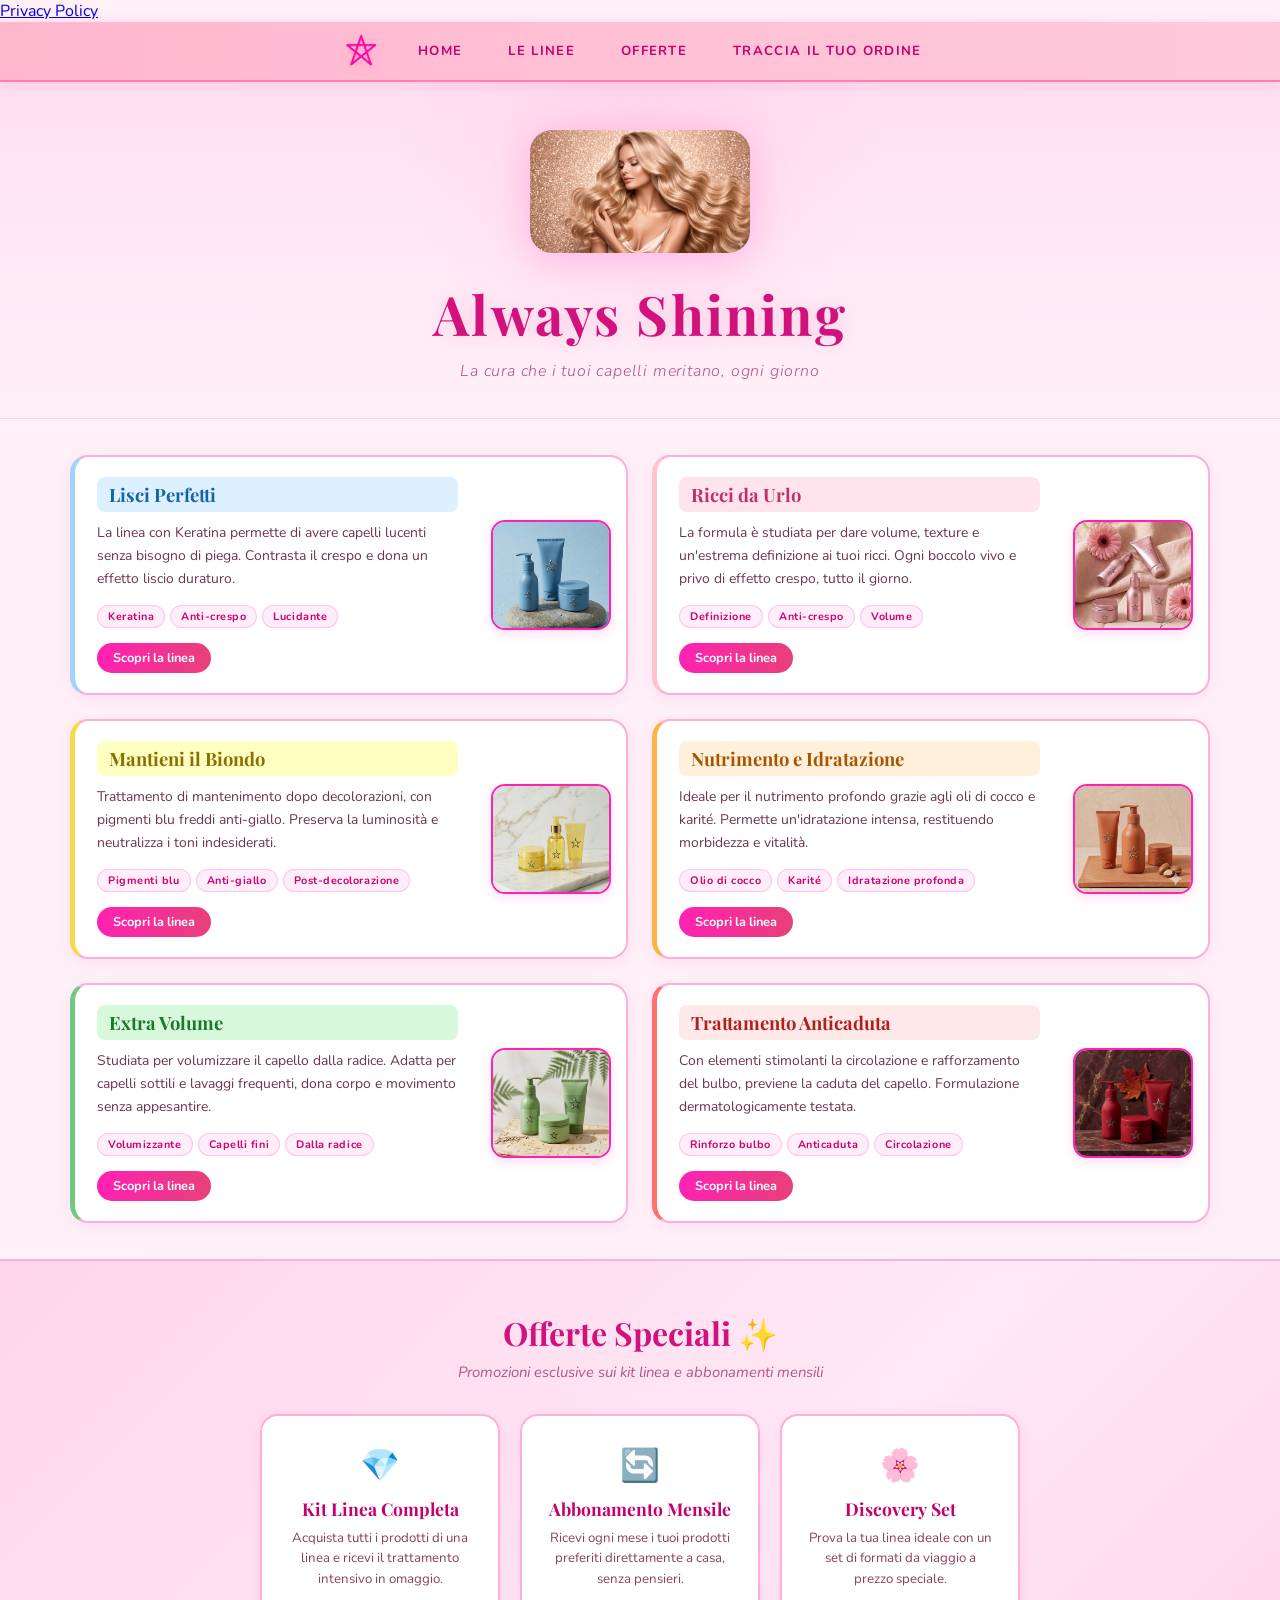
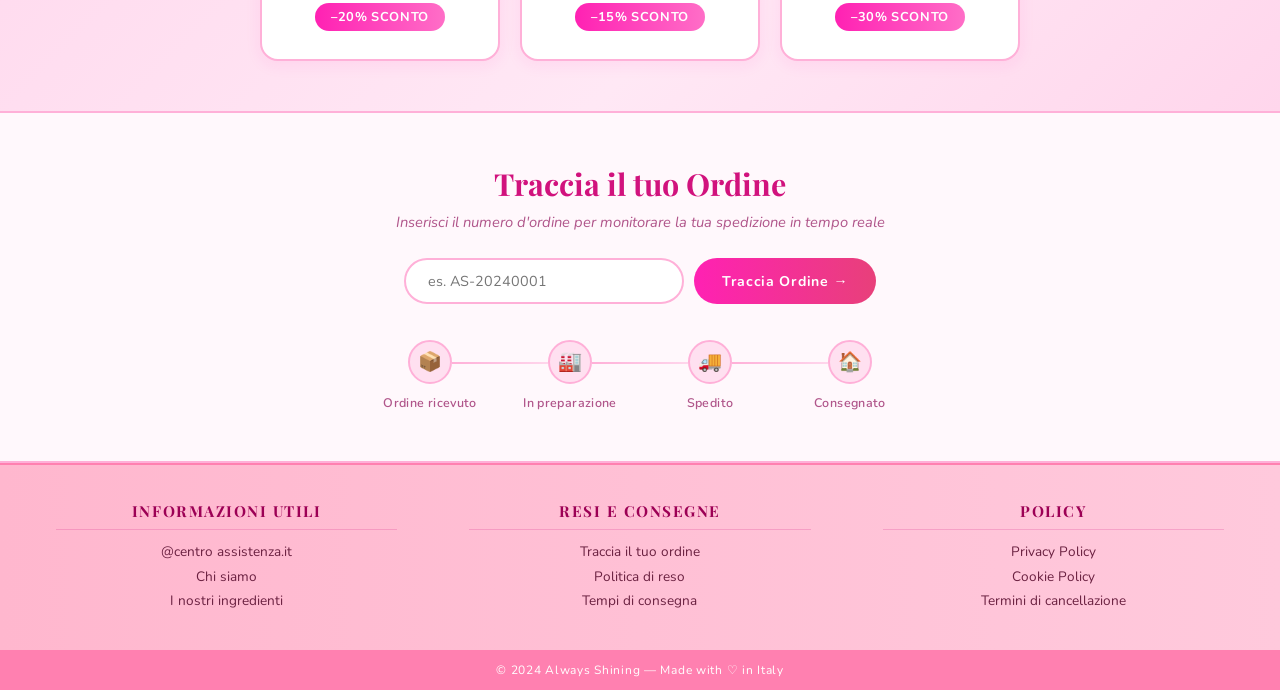
<file: index.html>
<!DOCTYPE html>
<html lang="it">
<head>
<meta charset="UTF-8">
<meta name="viewport" content="width=device-width, initial-scale=1.0">
<title>Always Shining</title>
<link rel="icon" type="image/png" href="My Pictures/logo1.png">
<link href="https://fonts.googleapis.com/css2?family=Playfair+Display:ital,wght@0,400;0,700;1,400&family=Nunito:wght@300;400;600;700&display=swap" rel="stylesheet">
<link rel="stylesheet" href="style.css">
<script type="text/javascript" src="https://embeds.iubenda.com/widgets/3eb74e5d-d1d0-47ce-acfa-0df400fa94ad.js"></script>
<a href="https://www.iubenda.com/privacy-policy/35426887" class="iubenda-white iubenda-noiframe iubenda-embed" title="Privacy Policy ">Privacy Policy</a><script type="text/javascript">(function (w,d) {var loader = function () {var s = d.createElement("script"), tag = d.getElementsByTagName("script")[0]; s.src="https://cdn.iubenda.com/iubenda.js"; tag.parentNode.insertBefore(s,tag);}; if(w.addEventListener){w.addEventListener("load", loader, false);}else if(w.attachEvent){w.attachEvent("onload", loader);}else{w.onload = loader;}})(window, document);</script>
</head>
<body>
 
<!-- NAVBAR -->
<nav class="navbar">
  <div class="nav-logo">
    <img src="My Pictures/logo1.png" alt="Always Shining Logo">
  </div>
  <div class="nav-links" id="nav-links">
    <a href="#home">Home</a>
    <a href="#linee">Le Linee</a>
    <a href="#offerte">Offerte</a>
    <a href="#ordine">Traccia il tuo Ordine</a>
  </div>
  <button class="hamburger" id="hamburger" aria-label="Apri menu" onclick="toggleMenu()">
    <span></span>
    <span></span>
    <span></span>
  </button>
</nav>
 
<!-- HERO -->
<header class="hero-header" id="home">
  <div class="logo-placeholder">
    <img src="My Pictures/header.png" alt="Always Shining Header">
  </div>
  <h1>Always Shining</h1>
  <p class="tagline">La cura che i tuoi capelli meritano, ogni giorno</p>
</header>
 
<!-- LINEE PRODOTTI -->
<main class="container" id="linee">
 
  <div class="column left-column">
 
    <article class="card blue-card">
      <div class="card-content">
        <h3>Lisci Perfetti</h3>
        <p>La linea con Keratina permette di avere capelli lucenti senza bisogno di piega. Contrasta il crespo e dona un effetto liscio duraturo.</p>
        <div class="card-tags">
          <span class="tag">Keratina</span>
          <span class="tag">Anti-crespo</span>
          <span class="tag">Lucidante</span>
        </div>
        <a href="prodotto.html" class="card-action-btn">Scopri la linea</a>
      </div>
      <div class="card-img-wrap">
        <img src="My Pictures/im.azzurro.jpg" alt="Prodotti Lisci">
      </div>
    </article>
 
    <article class="card yellow-card">
      <div class="card-content">
        <h3>Mantieni il Biondo</h3>
        <p>Trattamento di mantenimento dopo decolorazioni, con pigmenti blu freddi anti-giallo. Preserva la luminosità e neutralizza i toni indesiderati.</p>
        <div class="card-tags">
          <span class="tag">Pigmenti blu</span>
          <span class="tag">Anti-giallo</span>
          <span class="tag">Post-decolorazione</span>
        </div>
        <a href="prodotto.html?linea=biondo" class="card-action-btn">Scopri la linea</a>
      </div>
      <div class="card-img-wrap">
        <img src="My Pictures/im.giallo.jpg" alt="Prodotti Biondo">
      </div>
    </article>
 
    <article class="card green-card">
      <div class="card-content">
        <h3>Extra Volume</h3>
        <p>Studiata per volumizzare il capello dalla radice. Adatta per capelli sottili e lavaggi frequenti, dona corpo e movimento senza appesantire.</p>
        <div class="card-tags">
          <span class="tag">Volumizzante</span>
          <span class="tag">Capelli fini</span>
          <span class="tag">Dalla radice</span>
        </div>
        <a href="prodotto.html?linea=volume" class="card-action-btn">Scopri la linea</a>
      </div>
      <div class="card-img-wrap">
        <img src="My Pictures/im.verde.jpg" alt="Prodotti Volume">
      </div>
    </article>
 
  </div>
 
  <div class="column right-column">
 
    <article class="card pink-card">
      <div class="card-content">
        <h3>Ricci da Urlo</h3>
        <p>La formula è studiata per dare volume, texture e un'estrema definizione ai tuoi ricci. Ogni boccolo vivo e privo di effetto crespo, tutto il giorno.</p>
        <div class="card-tags">
          <span class="tag">Definizione</span>
          <span class="tag">Anti-crespo</span>
          <span class="tag">Volume</span>
        </div>
        <a href="prodotto.html?linea=ricci" class="card-action-btn">Scopri la linea</a>
      </div>
      <div class="card-img-wrap">
        <img src="My Pictures/im.rosa.jpg" alt="Prodotti Ricci">
      </div>
    </article>
 
    <article class="card orange-card">
      <div class="card-content">
        <h3>Nutrimento e Idratazione</h3>
        <p>Ideale per il nutrimento profondo grazie agli oli di cocco e karité. Permette un'idratazione intensa, restituendo morbidezza e vitalità.</p>
        <div class="card-tags">
          <span class="tag">Olio di cocco</span>
          <span class="tag">Karité</span>
          <span class="tag">Idratazione profonda</span>
        </div>
        <a href="prodotto.html?linea=nutrimento" class="card-action-btn">Scopri la linea</a>
      </div>
      <div class="card-img-wrap">
        <img src="My Pictures/im.arancio.jpg" alt="Prodotti Nutrimento">
      </div>
    </article>
 
    <article class="card red-card">
      <div class="card-content">
        <h3>Trattamento Anticaduta</h3>
        <p>Con elementi stimolanti la circolazione e rafforzamento del bulbo, previene la caduta del capello. Formulazione dermatologicamente testata.</p>
        <div class="card-tags">
          <span class="tag">Rinforzo bulbo</span>
          <span class="tag">Anticaduta</span>
          <span class="tag">Circolazione</span>
        </div>
            <a href="prodotto.html?linea=anticaduta" class="card-action-btn">Scopri la linea</a>
      </div>
      <div class="card-img-wrap">
        <img src="My Pictures/im.rossa.jpg" alt="Prodotti Anticaduta">
      </div>
    </article>
 
  </div>
 
</main>
 
<!-- OFFERTE -->
<section class="offers-section" id="offerte">
  <h2>Offerte Speciali ✨</h2>
  <p class="section-sub">Promozioni esclusive sui kit linea e abbonamenti mensili</p>
  <div class="offers-grid">
    <div class="offer-card">
      <div class="offer-icon">💎</div>
      <h3>Kit Linea Completa</h3>
      <p>Acquista tutti i prodotti di una linea e ricevi il trattamento intensivo in omaggio.</p>
      <span class="offer-badge">–20% SCONTO</span>
    </div>
    <div class="offer-card">
      <div class="offer-icon">🔄</div>
      <h3>Abbonamento Mensile</h3>
      <p>Ricevi ogni mese i tuoi prodotti preferiti direttamente a casa, senza pensieri.</p>
      <span class="offer-badge">–15% SCONTO</span>
    </div>
    <div class="offer-card">
      <div class="offer-icon">🌸</div>
      <h3>Discovery Set</h3>
      <p>Prova la tua linea ideale con un set di formati da viaggio a prezzo speciale.</p>
      <span class="offer-badge">–30% SCONTO</span>
    </div>
  </div>
</section>
 
<!-- TRACCIA ORDINE -->
<section class="track-section" id="ordine">
  <h2>Traccia il tuo Ordine</h2>
  <p>Inserisci il numero d'ordine per monitorare la tua spedizione in tempo reale</p>
  <div class="track-form">
    <input class="track-input" type="text" placeholder="es. AS-20240001" />
    <button class="track-btn">Traccia Ordine →</button>
  </div>
  <div class="track-steps">
    <div class="track-step">
      <div class="step-dot">📦</div>
      <span class="step-label">Ordine ricevuto</span>
    </div>
    <div class="track-step">
      <div class="step-dot">🏭</div>
      <span class="step-label">In preparazione</span>
    </div>
    <div class="track-step">
      <div class="step-dot">🚚</div>
      <span class="step-label">Spedito</span>
    </div>
    <div class="track-step">
      <div class="step-dot">🏠</div>
      <span class="step-label">Consegnato</span>
    </div>
  </div>
</section>
 
<!-- FOOTER -->
<footer class="main-footer">
  <div class="footer-col">
    <h4>Informazioni Utili</h4>
    <a href="mailto:assistenza@alwaysshining.it">@centro assistenza.it</a>
    <a href="#">Chi siamo</a>
    <a href="#">I nostri ingredienti</a>
  </div>
  <div class="footer-col">
    <h4>Resi e Consegne</h4>
    <a href="#ordine">Traccia il tuo ordine</a>
    <a href="#">Politica di reso</a>
    <a href="#">Tempi di consegna</a>
  </div>
  <div class="footer-col">
    <h4>Policy</h4>
    <a href="#">Privacy Policy</a>
    <a href="#">Cookie Policy</a>
    <a href="#">Termini di cancellazione</a>
  </div>
</footer>
<div class="footer-bottom">© 2024 Always Shining — Made with ♡ in Italy</div>
 
<script>
function toggleMenu() {
  const navLinks = document.getElementById('nav-links');
  const hamburger = document.getElementById('hamburger');
  navLinks.classList.toggle('open');
  hamburger.classList.toggle('active');
}
// Chiudi menu al click su un link
document.querySelectorAll('.nav-links a').forEach(link => {
  link.addEventListener('click', () => {
    document.getElementById('nav-links').classList.remove('open');
    document.getElementById('hamburger').classList.remove('active');
  });
});
</script>
</body>
</html>
</file>
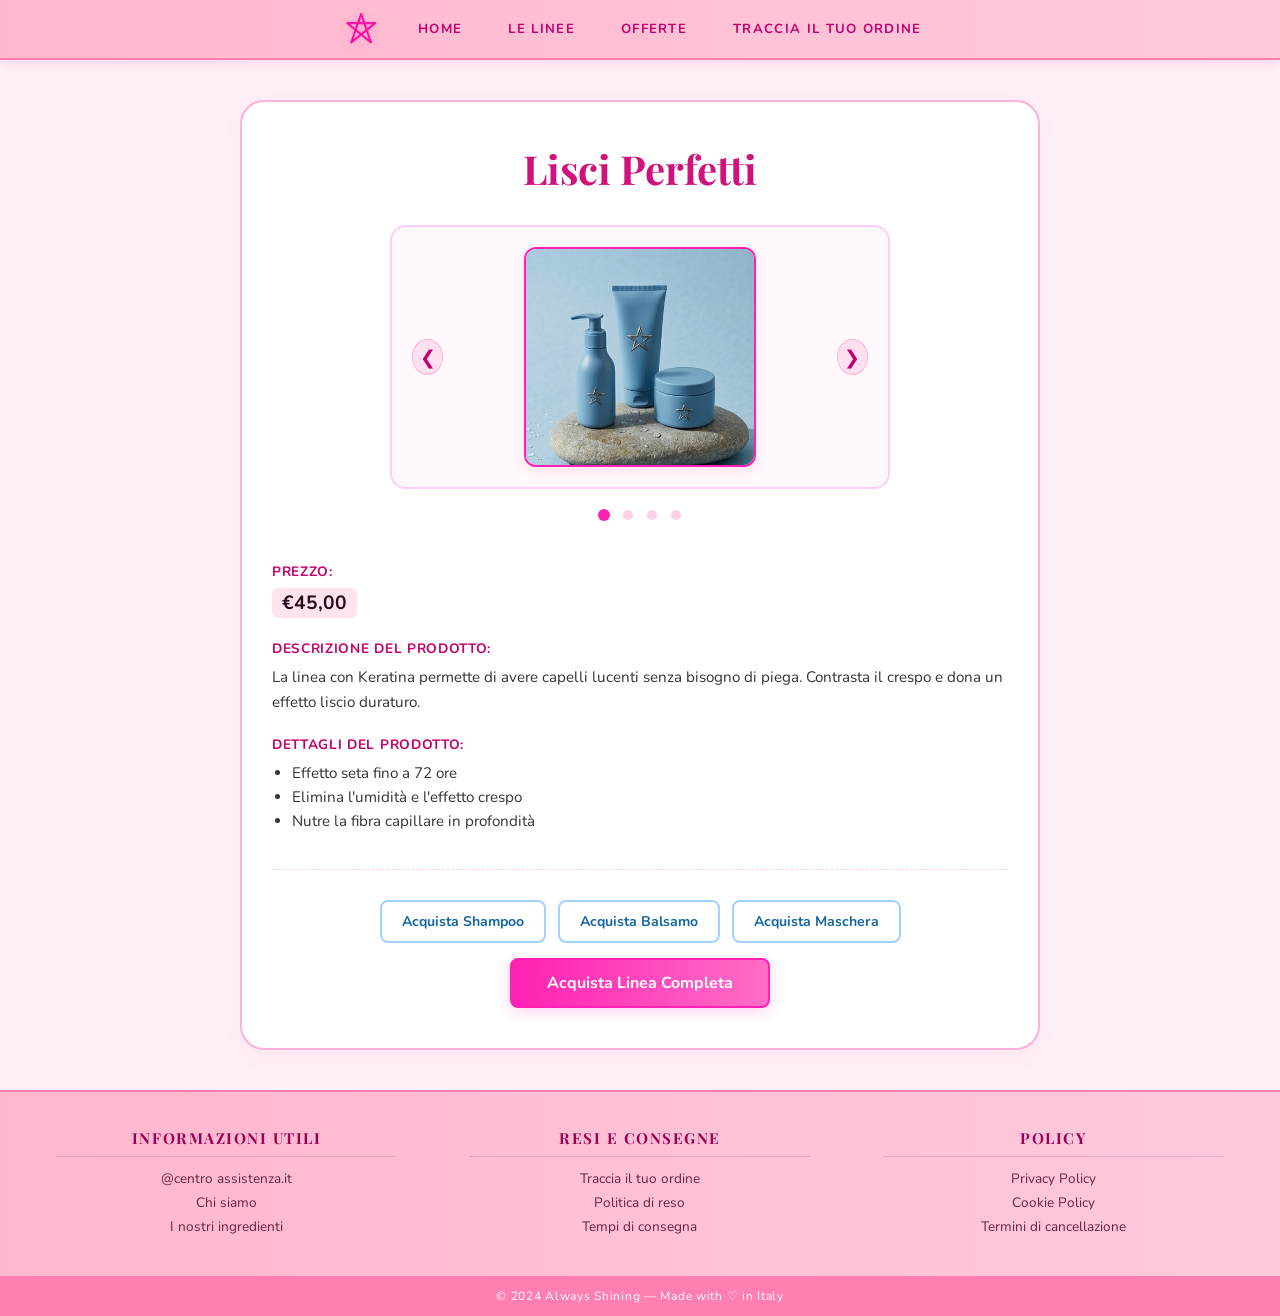
<file: prodotto.html>
<!DOCTYPE html>
<html lang="it">
<head>
<meta charset="UTF-8">
<meta name="viewport" content="width=device-width, initial-scale=1.0">
<title>Dettaglio Linea - Always Shining</title>
<link rel="icon" type="image/png" href="My Pictures/logo1.png">
<link href="https://fonts.googleapis.com/css2?family=Playfair+Display:ital,wght@0,400;0,700;1,400&family=Nunito:wght@300;400;600;700&display=swap" rel="stylesheet">
<link rel="stylesheet" href="style.css">
</head>
<body>

<nav class="navbar">
<div class="nav-logo">
  <img src="My Pictures/logo1.png" alt="Always Shining Logo">
</div>
<div class="nav-links" id="nav-links">
<a href="index.html#home">Home</a>
<a href="index.html#linee">Le Linee</a>
<a href="index.html#offerte">Offerte</a>
<a href="index.html#ordine">Traccia il tuo Ordine</a>
</div>
<button class="hamburger" id="hamburger" aria-label="Apri menu" onclick="toggleMenu()">
  <span></span>
  <span></span>
  <span></span>
</button>
</nav>

<main class="product-detail-container">

<h1 class="product-main-title" id="dyn-title">Caricamento...</h1>

<div class="product-carousel">
<button class="carousel-arrow left-arrow" onclick="changeImage(-1)">&#10094;</button>
<div class="carousel-stage">
<img src="" alt="Immagine Prodotto" id="dyn-img" class="carousel-img">
</div>
<button class="carousel-arrow right-arrow" onclick="changeImage(1)">&#10095;</button>
</div>

<div class="carousel-dots">
<span class="dot active"></span>
<span class="dot"></span>
<span class="dot"></span>
<span class="dot"></span>
</div>

<div class="product-info-box">
<div class="info-row price-row">
<strong>PREZZO:</strong> <span class="product-price" id="dyn-price">--</span>
</div>

<div class="info-row">
<strong>DESCRIZIONE DEL PRODOTTO:</strong>
<p id="dyn-description">Caricamento della descrizione...</p>
</div>

<div class="info-row">
<strong>DETTAGLI DEL PRODOTTO:</strong>
<ul id="dyn-details">
</ul>
</div>
</div>

<div class="purchase-actions">
<div class="single-items-buttons">
<button class="btn-shop-item">Acquista Shampoo</button>
<button class="btn-shop-item">Acquista Balsamo</button>
<button class="btn-shop-item">Acquista Maschera</button>
</div>
<div class="full-bundle-button">
<button class="btn-shop-bundle">Acquista Linea Completa</button>
</div>
</div>

</main>

<footer class="main-footer">
<div class="footer-col">
<h4>Informazioni Utili</h4>
<a href="mailto:assistenza@alwaysshining.it">@centro assistenza.it</a>
<a href="#">Chi siamo</a>
<a href="#">I nostri ingredienti</a>
</div>
<div class="footer-col">
<h4>Resi e Consegne</h4>
<a href="index.html#ordine">Traccia il tuo ordine</a>
<a href="#">Politica di reso</a>
<a href="#">Tempi di consegna</a>
</div>
<div class="footer-col">
<h4>Policy</h4>
<a href="#">Privacy Policy</a>
<a href="#">Cookie Policy</a>
<a href="#">Termini di cancellazione</a>
</div>
</footer>
<div class="footer-bottom">© 2024 Always Shining — Made with ♡ in Italy</div>

<script>
// Database locale con i dati di tutte le tue 6 linee

const prodottiData = {
  lisci: {
    titolo: "Lisci Perfetti",
    prezzo: "€45,00",
    descrizione: "La linea con Keratina permette di avere capelli lucenti senza bisogno di piega. Contrasta il crespo e dona un effetto liscio duraturo.",
    dettagli: ["Effetto seta fino a 72 ore", "Elimina l'umidità e l'effetto crespo", "Nutre la fibra capillare in profondità"],
    immagini: [
      "My Pictures/im.azzurro.jpg",
      "My Pictures/blu1.png",
      "My Pictures/blu2.png",
      "My Pictures/blu3.png"
    ]
  },
  biondo: {
    titolo: "Mantieni il Biondo",
    prezzo: "€48,00",
    descrizione: "Trattamento di mantenimento dopo decolorazioni, con pigmenti blu freddi anti-giallo.",
    dettagli: ["Arricchito con pigmenti freddi professionali", "Ideale per biondi naturali, mechati o decolorati", "Massima idratazione post-trattamento chimico"],
    immagini: [
      "My Pictures/im.giallo.jpg",
      "My Pictures/giallo1.png",
      "My Pictures/giallo2.png",
      "My Pictures/giallo3.png"
    ]
  },
  volume: {
    titolo: "Extra Volume",
    prezzo: "€42,00",
    descrizione: "Studiata per volumizzare il capello dalla radice.",
    dettagli: ["Effetto push-up immediato dalle radici", "Formula leggera che non appesantisce", "Ottimo per l'uso quotidiano"],
    immagini: [
      "My Pictures/im.verde.jpg",
      "My Pictures/verde1.png",
      "My Pictures/verde2.png",
      "My Pictures/verde3.png"
    ]
  },
  ricci: {
    titolo: "Ricci da Urlo",
    prezzo: "€46,50",
    descrizione: "La formula è studiata per dare volume, texture e un'estrema definizione ai tuoi ricci.",
    dettagli: ["Elasticità e definizione potenziata", "Olio di Neem per ricci lucenti", "Resistente all'umidità esterna"],
    immagini: [
      "My Pictures/im.rosa.jpg",
      "My Pictures/rosa1.png",
      "My Pictures/rosa2.png",
      "My Pictures/rosa3.png"
    ]
  },
  nutrimento: {
    titolo: "Nutrimento e Idratazione",
    prezzo: "€44,00",
    descrizione: "Ideale per il nutrimento profondo grazie agli oli di cocco e karité.",
    dettagli: ["Estratti puri di burro di Karité", "Rigenera le punte secche e sfibrate", "Profumazione avvolgente al cocco"],
    immagini: [
      "My Pictures/im.arancio.jpg",
      "My Pictures/arancio1.png",
      "My Pictures/arancio2.png",
      "My Pictures/arancio3.png"
    ]
  },
  anticaduta: {
    titolo: "Trattamento Anticaduta",
    prezzo: "€52,00",
    descrizione: "Con elementi stimolanti la circolazione e rafforzamento del bulbo, previene la caduta del capello.",
    dettagli: ["Rafforza l'ancoraggio del bulbo pilifero", "Stimola la microcircolazione del cuoio capelluto", "Efficacia testata in 6 settimane"],
    immagini: [
      "My Pictures/im.rossa.jpg",
      "My Pictures/rosso1.png",
      "My Pictures/rosso2.png",
      "My Pictures/rosso3.png"
    ]
  }
};
// Logica per leggere quale linea mostrare
const urlParams = new URLSearchParams(window.location.search);
const lineaSelezionata = urlParams.get('linea') || 'lisci'; // Di default 'lisci'
const dati = prodottiData[lineaSelezionata];

// Riempimento dei nodi HTML della pagina
document.getElementById('dyn-title').innerText = dati.titolo;
document.getElementById('dyn-price').innerText = dati.prezzo;
document.getElementById('dyn-description').innerText = dati.descrizione;

// Inserimento dettagli (lista puntata)
const ulDetails = document.getElementById('dyn-details');
dati.dettagli.forEach(item => {
let li = document.createElement('li');
li.innerText = item;
ulDetails.appendChild(li);
});

// Gestione minima dello slider/carosello immagini (4 immagini)
let currentImgIndex = 0;
const imgElement = document.getElementById('dyn-img');
const dots = document.querySelectorAll('.dot');

function updateCarousel() {
imgElement.src = dati.immagini[currentImgIndex];
dots.forEach((d, idx) => {
if(idx === currentImgIndex) d.classList.add('active');
else d.classList.remove('active');
});
}
updateCarousel();
function changeImage(direction) {
currentImgIndex += direction;
if(currentImgIndex > 3) currentImgIndex = 0;
if(currentImgIndex < 0) currentImgIndex = 3;
updateCarousel();
}

// Hamburger menu
function toggleMenu() {
  const navLinks = document.getElementById('nav-links');
  const hamburger = document.getElementById('hamburger');
  navLinks.classList.toggle('open');
  hamburger.classList.toggle('active');
}
document.querySelectorAll('.nav-links a').forEach(link => {
  link.addEventListener('click', () => {
    document.getElementById('nav-links').classList.remove('open');
    document.getElementById('hamburger').classList.remove('active');
  });
});
</script>
</body>
</html>
</file>
<file: style.css>
* { margin: 0; padding: 0; box-sizing: border-box; }
 
body {
  font-family: 'Nunito', sans-serif;
  background-color: #fff0f7;
  color: #333;
}
 
/* ── NAVBAR ── */
.navbar {
  background: linear-gradient(90deg, #ffb7ce 0%, #ffc9dc 100%);
  padding: 0 24px;
  height: 60px;
  display: flex;
  align-items: center;
  justify-content: center;
  border-bottom: 2px solid #ff80b0;
  position: sticky;
  top: 0;
  z-index: 100;
  box-shadow: 0 2px 12px rgba(255, 33, 179, 0.15);
}

.nav-logo {
  display: flex;
  align-items: center;
  margin-right: 18px;
  flex-shrink: 0;
}

.nav-logo img {
  height: 38px;
  width: auto;
  object-fit: contain;
  filter: drop-shadow(0 2px 6px rgba(255,33,179,0.2));
}
 
.nav-links {
  display: flex;
  gap: 10px;
  align-items: center;
}
 
.nav-links a {
  text-decoration: none;
  color: #c4006e;
  font-weight: 700;
  font-size: 0.82rem;
  letter-spacing: 0.1em;
  text-transform: uppercase;
  padding: 8px 18px;
  border-radius: 50px;
  transition: background 0.2s, color 0.2s, transform 0.2s;
}
 
.nav-links a:hover {
  background: #ff21b3;
  color: #fff;
  transform: scale(1.06);
  text-shadow: 0 0 8px rgba(248, 15, 190, 0.5);
}
 
/* ── HERO HEADER ── */
.hero-header {
  background: linear-gradient(180deg, #ffe0f0 0%, #fff0f7 100%);
  text-align: center;
  padding: 48px 20px 36px;
  border-bottom: 1px solid #ffd0e8;
  position: relative;
  overflow: hidden;
}
 
.hero-header::before {
  content: '';
  position: absolute;
  width: 500px; height: 500px;
  border-radius: 50%;
  background: radial-gradient(circle, rgba(255,33,179,0.06), transparent 70%);
  top: -200px; left: 50%; transform: translateX(-50%);
  pointer-events: none;
}
 
.logo-placeholder img {
  width: 220px;
  height: auto;
  margin-bottom: 18px;
  border-radius: 22px;
  filter: drop-shadow(0 6px 20px rgba(255,33,179,0.25));
  object-fit: contain;
}
 
.hero-header h1 {
  font-family: 'Playfair Display', serif;
  color: #d1127d;
  font-size: 3.4rem;
  font-weight: 700;
  letter-spacing: 0.04em;
  text-shadow: 0 2px 20px rgba(209,18,125,0.15);
}
 
.hero-header p.tagline {
  color: #b0558a;
  font-size: 1rem;
  margin-top: 10px;
  font-style: italic;
  font-weight: 300;
  letter-spacing: 0.05em;
}
 
/* ── MAIN CONTAINER ── */
.container {
  display: flex;
  justify-content: center;
  gap: 24px;
  padding: 36px 30px;
  max-width: 1200px;
  margin: 0 auto;
}
 
.column {
  display: flex;
  flex-direction: column;
  gap: 24px;
  width: 50%;
}
 
/* ── CARDS ── */
.card {
  border: 2px solid #ffb0d8;
  display: flex;
  padding: 0;
  align-items: stretch;
  background: #fff;
  border-radius: 18px;
  overflow: hidden;
  transition: transform 0.25s ease, box-shadow 0.25s ease;
  box-shadow: 0 4px 16px rgba(255,33,179,0.07);
}
 
.card:hover {
  transform: translateY(-4px);
  box-shadow: 0 12px 32px rgba(255,33,179,0.18);
  border-color: #ff21b3;
}
 
.card-content {
  flex: 1;
  padding: 20px 18px 20px 22px;
  display: flex;
  flex-direction: column;
  justify-content: center;
}
 
.card h3 {
  font-family: 'Playfair Display', serif;
  font-size: 1.15rem;
  margin-bottom: 10px;
  padding: 5px 12px;
  border-radius: 8px;
  display: inline-block;
  font-weight: 700;
  color: #2a0a1a;
}
 
.card p {
  font-size: 0.87rem;
  color: #6a3550;
  line-height: 1.65;
  margin-bottom: 14px;
}
 
.card-tags {
  display: flex;
  flex-wrap: wrap;
  gap: 5px;
}
 
.tag {
  font-size: 0.68rem;
  font-weight: 700;
  letter-spacing: 0.05em;
  padding: 3px 10px;
  border-radius: 50px;
  background: rgba(255,33,179,0.08);
  color: #cc0072;
  border: 1px solid rgba(255,33,179,0.2);
}
 
.card-img-wrap {
  width: 150px;
  min-height: 130px;
  flex-shrink: 0;
  display: flex;
  align-items: center;
  justify-content: center;
  padding: 14px;
}
 
.card img {
  width: 120px;
  height: 110px;
  object-fit: cover;
  border-radius: 14px;
  border: 2px solid #ff21b3;
  box-shadow: 0 4px 12px rgba(255,33,179,0.15);
}
 
/* card color accents */
.blue-card  { border-left: 5px solid #a2d2ff; }
.pink-card  { border-left: 5px solid #ffc2d1; }
.yellow-card{ border-left: 5px solid #f7d94a; }
.orange-card{ border-left: 5px solid #ffb347; }
.green-card { border-left: 5px solid #70c97e; }
.red-card   { border-left: 5px solid #ff7070; }
 
.blue-card   h3 { background-color: #ddf0ff; color: #1565a3; }
.pink-card   h3 { background-color: #ffe4ee; color: #c0306a; }
.yellow-card h3 { background-color: #feffc0; color: #8a7000; }
.orange-card h3 { background-color: #fff0dc; color: #a85500; }
.green-card  h3 { background-color: #d8f8dc; color: #1a7a2a; }
.red-card    h3 { background-color: #ffe8e8; color: #b02020; }
 
/* ── OFFERS SECTION ── */
.offers-section {
  background: linear-gradient(135deg, #ffd6ec 0%, #ffe8f5 60%, #ffd6ec 100%);
  padding: 50px 30px;
  text-align: center;
  border-top: 2px solid #ffb0d8;
  border-bottom: 2px solid #ffb0d8;
}
 
.offers-section h2 {
  font-family: 'Playfair Display', serif;
  color: #d1127d;
  font-size: 2rem;
  margin-bottom: 8px;
}
 
.offers-section .section-sub {
  color: #b0558a;
  font-size: 0.93rem;
  margin-bottom: 32px;
  font-style: italic;
}
 
.offers-grid {
  display: flex;
  justify-content: center;
  gap: 20px;
  flex-wrap: wrap;
  max-width: 900px;
  margin: 0 auto;
}
 
.offer-card {
  background: #fff;
  border: 2px solid #ffb0d8;
  border-radius: 18px;
  padding: 28px 24px;
  width: 240px;
  transition: transform 0.2s, box-shadow 0.2s;
  box-shadow: 0 4px 16px rgba(255,33,179,0.08);
}
 
.offer-card:hover {
  transform: translateY(-5px);
  box-shadow: 0 14px 30px rgba(255,33,179,0.18);
}
 
.offer-icon { font-size: 2rem; margin-bottom: 10px; }
 
.offer-card h3 {
  font-family: 'Playfair Display', serif;
  font-size: 1.1rem;
  color: #c4006e;
  margin-bottom: 8px;
}
 
.offer-card p {
  font-size: 0.83rem;
  color: #8a4060;
  line-height: 1.55;
  margin-bottom: 14px;
}
 
.offer-badge {
  display: inline-block;
  background: linear-gradient(90deg, #ff21b3, #ff6ec7);
  color: #fff;
  font-size: 0.8rem;
  font-weight: 700;
  padding: 5px 16px;
  border-radius: 50px;
  letter-spacing: 0.05em;
}
 
/* ── TRACK ORDER ── */
.track-section {
  padding: 50px 30px;
  text-align: center;
  background: #fff8fc;
  border-bottom: 2px solid #ffb0d8;
}
 
.track-section h2 {
  font-family: 'Playfair Display', serif;
  color: #d1127d;
  font-size: 1.9rem;
  margin-bottom: 8px;
}
 
.track-section p {
  color: #b0558a;
  font-size: 0.92rem;
  margin-bottom: 26px;
  font-style: italic;
}
 
.track-form {
  display: flex;
  justify-content: center;
  gap: 10px;
  flex-wrap: wrap;
  margin-bottom: 36px;
}
 
.track-input {
  border: 2px solid #ffb0d8;
  border-radius: 50px;
  padding: 11px 22px;
  font-size: 0.9rem;
  font-family: 'Nunito', sans-serif;
  outline: none;
  width: 280px;
  color: #5a1a3a;
  background: #fff;
  transition: border-color 0.2s;
}
 
.track-input:focus { border-color: #ff21b3; }
 
.track-btn {
  background: linear-gradient(90deg, #ff21b3, #e8407a);
  color: #fff;
  border: none;
  border-radius: 50px;
  padding: 11px 28px;
  font-size: 0.88rem;
  font-weight: 700;
  font-family: 'Nunito', sans-serif;
  cursor: pointer;
  transition: opacity 0.2s, transform 0.2s;
  letter-spacing: 0.05em;
}
 
.track-btn:hover { opacity: 0.88; transform: scale(1.04); }
 
.track-steps {
  display: flex;
  justify-content: center;
  gap: 0;
  flex-wrap: wrap;
  max-width: 680px;
  margin: 0 auto;
}
 
.track-step {
  display: flex;
  flex-direction: column;
  align-items: center;
  width: 140px;
  position: relative;
}
 
.track-step:not(:last-child)::after {
  content: '';
  position: absolute;
  top: 22px;
  left: calc(50% + 22px);
  width: calc(100% - 44px);
  height: 2px;
  background: linear-gradient(90deg, #ffb0d8, #ffd6ec);
}
 
.step-dot {
  width: 44px;
  height: 44px;
  border-radius: 50%;
  background: #ffe0f0;
  border: 2px solid #ffb0d8;
  display: flex;
  align-items: center;
  justify-content: center;
  font-size: 1.2rem;
  margin-bottom: 10px;
  z-index: 1;
}
 
.step-label {
  font-size: 0.78rem;
  color: #b0558a;
  font-weight: 600;
  letter-spacing: 0.03em;
}
 
/* ── FOOTER ── */
.main-footer {
  background: linear-gradient(90deg, #ffb7ce 0%, #ffc9dc 100%);
  display: flex;
  justify-content: space-around;
  padding: 36px 30px;
  border-top: 2px solid #ff80b0;
  flex-wrap: wrap;
  gap: 20px;
}
 
.footer-col { width: 28%; min-width: 160px; text-align: center; }
 
.footer-col h4 {
  font-family: 'Playfair Display', serif;
  font-size: 0.95rem;
  font-weight: 700;
  color: #9c0055;
  letter-spacing: 0.1em;
  text-transform: uppercase;
  margin-bottom: 10px;
  padding-bottom: 8px;
  border-bottom: 1px solid rgba(209,18,125,0.2);
}
 
.footer-col p, .footer-col a {
  font-size: 0.85rem;
  color: #6a2040;
  line-height: 1.8;
  display: block;
  text-decoration: none;
  transition: color 0.2s;
}
 
.footer-col a:hover { color: #d1127d; }
 
.footer-bottom {
  text-align: center;
  background: #ff80b0;
  padding: 12px;
  font-size: 0.75rem;
  color: #fff;
  letter-spacing: 0.06em;
}
 
/* ── HAMBURGER MENU ── */
.hamburger {
  display: none;
  flex-direction: column;
  justify-content: center;
  gap: 5px;
  background: none;
  border: none;
  cursor: pointer;
  padding: 6px;
  margin-left: auto;
  z-index: 200;
}

.hamburger span {
  display: block;
  width: 24px;
  height: 2.5px;
  background: #c4006e;
  border-radius: 3px;
  transition: transform 0.3s, opacity 0.3s;
  transform-origin: center;
}

.hamburger.active span:nth-child(1) {
  transform: translateY(7.5px) rotate(45deg);
}
.hamburger.active span:nth-child(2) {
  opacity: 0;
  transform: scaleX(0);
}
.hamburger.active span:nth-child(3) {
  transform: translateY(-7.5px) rotate(-45deg);
}

/* ── RESPONSIVE ── */
@media (max-width: 750px) {
  .container { flex-direction: column; padding: 20px 16px; }
  .column { width: 100%; }
  .hero-header h1 { font-size: 2.4rem; }
  .footer-col { width: 100%; }
  .track-step:not(:last-child)::after { display: none; }
  .track-step { margin-bottom: 16px; }

  /* Navbar mobile */
  .navbar {
    justify-content: flex-start;
    position: relative;
  }

  .hamburger {
    display: flex;
  }

  .nav-links {
    display: none;
    flex-direction: column;
    gap: 0;
    position: absolute;
    top: 60px;
    left: 0;
    right: 0;
    background: linear-gradient(180deg, #ffc9dc 0%, #ffb7ce 100%);
    border-bottom: 2px solid #ff80b0;
    box-shadow: 0 8px 24px rgba(255,33,179,0.18);
    padding: 10px 0 16px;
    z-index: 99;
  }

  .nav-links.open {
    display: flex;
  }

  .nav-links a {
    padding: 12px 28px;
    border-radius: 0;
    font-size: 0.88rem;
    width: 100%;
    border-bottom: 1px solid rgba(255,128,176,0.2);
  }

  .nav-links a:hover {
    border-radius: 0;
    background: rgba(255,33,179,0.12);
    color: #c4006e;
    transform: none;
  }
}





/* ── AGGIUNTE PER PAGINA DETTAGLIO PRODOTTO ── */

/* Bottone "Scopri la linea" nella card principale */
.card-action-btn {
display: inline-block;
margin-top: 15px;
align-self: flex-start;
text-decoration: none;
color: #fff;
background: linear-gradient(90deg, #ff21b3, #e8407a);
padding: 6px 16px;
font-size: 0.8rem;
font-weight: 700;
border-radius: 50px;
transition: transform 0.2s, opacity 0.2s;
}
.card-action-btn:hover {
transform: scale(1.05);
opacity: 0.9;
}

/* Container di Dettaglio */
.product-detail-container {
max-width: 800px;
margin: 40px auto;
background: #ffffff;
border: 2px solid #ffb0d8;
border-radius: 24px;
padding: 40px 30px;
box-shadow: 0 8px 32px rgba(255, 33, 179, 0.06);
}

/* Titolo Prodotto */
.product-main-title {
font-family: 'Playfair Display', serif;
color: #d1127d;
font-size: 2.5rem;
text-align: center;
margin-bottom: 30px;
}

/* Struttura Box Carosello (Slider) */
.product-carousel {
display: flex;
align-items: center;
justify-content: space-between;
background: #fff8fc;
border: 2px solid #ffcdfa;
border-radius: 16px;
padding: 20px;
max-width: 500px;
margin: 0 auto 15px auto;
position: relative;
}

.carousel-stage {
width: 100%;
display: flex;
justify-content: center;
align-items: center;
}

.carousel-img {
max-width: 100%;
height: 220px;
object-fit: cover;
border-radius: 12px;
border: 2px solid #ff21b3;
box-shadow: 0 4px 12px rgba(255,33,179,0.1);
}

/* Frecce Carosello */
.carousel-arrow {
background: #ffe0f0;
border: 1px solid #ffb0d8;
color: #c4006e;
font-size: 1.2rem;
width: 36px;
height: 36px;
border-radius: 50%;
cursor: pointer;
transition: background 0.2s, transform 0.2s;
display: flex;
align-items: center;
justify-content: center;
}

.carousel-arrow:hover {
background: #ff21b3;
color: #fff;
transform: scale(1.1);
}

/* Pallini / Dots */
.carousel-dots {
text-align: center;
margin-bottom: 35px;
}

.dot {
display: inline-block;
width: 10px;
height: 10px;
margin: 0 5px;
background-color: #ffd0e8;
border-radius: 50%;
cursor: pointer;
transition: background-color 0.2s;
}

.dot.active {
background-color: #ff21b3;
transform: scale(1.2);
}

/* Blocco Informazioni */
.product-info-box {
margin-bottom: 35px;
text-align: left;
}

.info-row {
margin-bottom: 20px;
font-size: 0.95rem;
color: #333;
line-height: 1.6;
}

.info-row strong {
color: #c4006e;
display: block;
font-size: 0.85rem;
letter-spacing: 0.05em;
margin-bottom: 5px;
}

.price-row {
font-size: 1.2rem;
}
.product-price {
font-weight: 700;
color: #2a0a1a;
background: #ffe4ee;
padding: 2px 10px;
border-radius: 6px;
}

.info-row ul {
padding-left: 20px;
}

/* Sezione Pulsanti d'Acquisto */
.purchase-actions {
display: flex;
flex-direction: column;
gap: 15px;
align-items: center;
margin-top: 30px;
border-top: 1px dashed #ffd0e8;
padding-top: 30px;
}

.single-items-buttons {
display: flex;
gap: 12px;
flex-wrap: wrap;
justify-content: center;
}

/* Bottoni Singoli (Azzurro/Tema morbido ripreso dal disegno) */
.btn-shop-item {
background-color: #ffffff;
color: #1565a3;
border: 2px solid #a2d2ff;
font-family: 'Nunito', sans-serif;
font-weight: 700;
font-size: 0.88rem;
padding: 10px 20px;
border-radius: 8px;
cursor: pointer;
transition: background-color 0.2s, color 0.2s, transform 0.2s;
}

.btn-shop-item:hover {
background-color: #a2d2ff;
color: #fff;
transform: translateY(-2px);
box-shadow: 0 4px 12px rgba(162, 210, 255, 0.3);
}

/* Bottone Linea Completa (In evidenza, grande) */
.btn-shop-bundle {
background: linear-gradient(90deg, #ff21b3, #ff6ec7);
color: #ffffff;
border: 2px solid #ff21b3;
font-family: 'Nunito', sans-serif;
font-weight: 700;
font-size: 1rem;
padding: 12px 35px;
border-radius: 8px;
cursor: pointer;
transition: transform 0.2s, box-shadow 0.2s;
box-shadow: 0 4px 15px rgba(255, 33, 179, 0.2);
}

.btn-shop-bundle:hover {
transform: translateY(-3px) scale(1.02);
box-shadow: 0 6px 20px rgba(255, 33, 179, 0.35);
}

/* Responsive per la nuova sezione */
@media (max-width: 600px) {
.product-detail-container { padding: 20px 15px; margin: 20px 10px; }
.single-items-buttons { flex-direction: column; width: 100%; }
.btn-shop-item, .btn-shop-bundle { width: 100%; text-align: center; }
}
</file>
